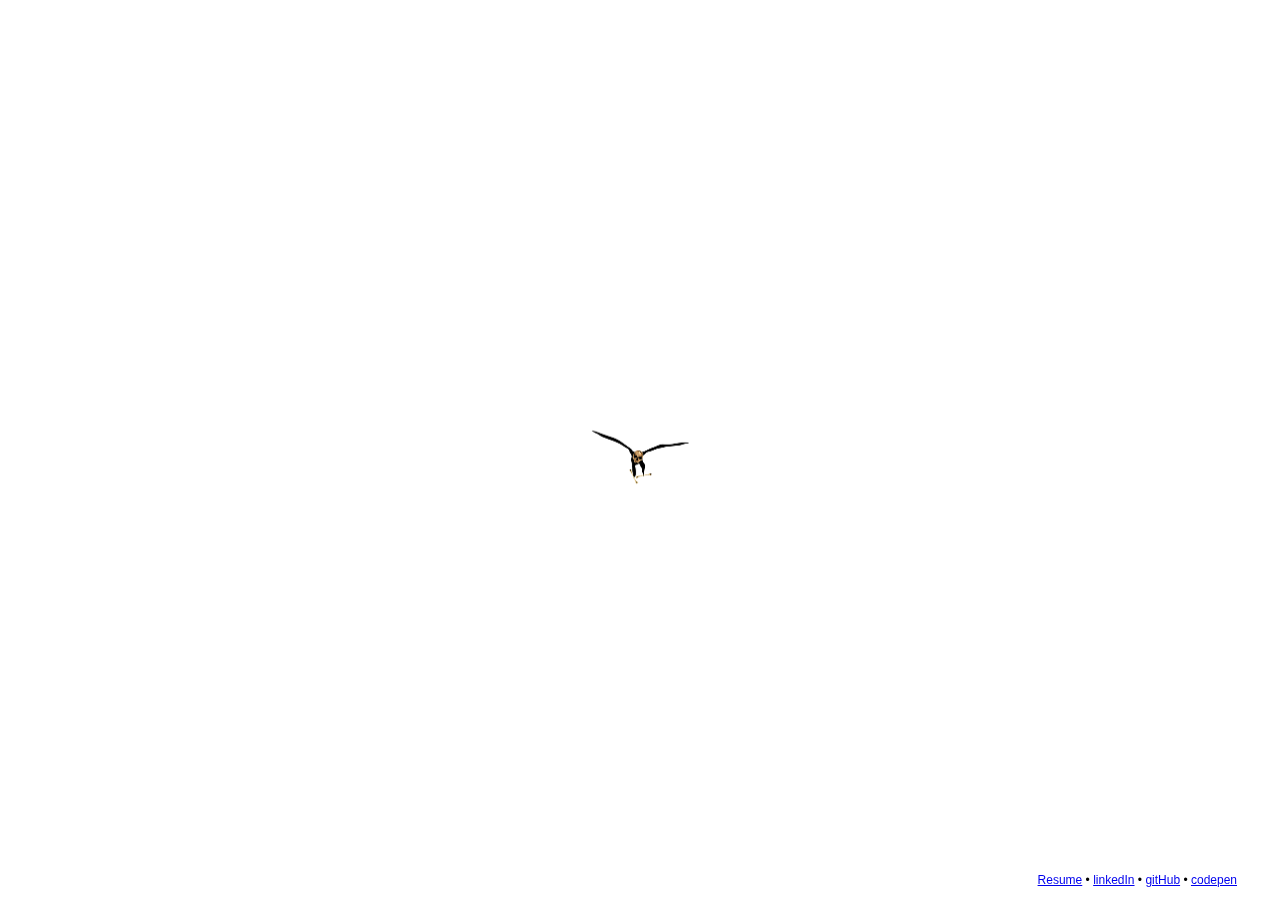
<file: index.html>
<!doctype html>
<html lang="en">
<head>
  <meta charset="utf-8" />
  <meta name="viewport" content="width=1024" />
  <meta name="viewport" content="width=device-width, initial-scale=1.0">
  <meta name="apple-mobile-web-app-capable" content="yes" />

	<title>KUZYA.COM '13</title>
	<meta name="description" content="Personal homepage of Alekse Kuzenkov aka KUZYA">
	<meta name="author" content="KUZYA">
  <link rel="shortcut icon" href="favicon.ico"/>

	<link rel="stylesheet/less" href="css/styles.less" />
	<script src="js/libs/jquery.js"></script>
	<script src="js/libs/prefix.js"></script>
	<script src="js/libs/less.js"></script>
	<script src="js/libs/picasa.js"></script>
	<script src="js/script.js"></script>
</head>

<body>

	<span class="logo" onclick="javascript: _gaq.push(['_trackPageview', 'Logo clicked']);" role="link"></span>
	<aside id="social-links">
		<a href="/resume/" onclick="javascript: _gaq.push(['_trackPageview', 'exit/Resume']);">Resume</a> &bull; <a href="//linkedin.com/profile/view?id=227964927" onclick="javascript: _gaq.push(['_trackPageview', 'exit/linkedIn']);">linkedIn</a> &bull; <a href="//github.com/secretgspot" onclick="javascript: _gaq.push(['_trackPageview', 'exit/Github']);">gitHub</a> &bull; <a href="//codepen.io/secretgspot" onclick="javascript: _gaq.push(['_trackPageview', 'exit/codePen']);">codepen</a>
	</aside>

	<section id="content">
		<section id="galleries"></section>
	</section>


	<!-- CUSTOM SCRIPTS (INIT) -->
	<script type="text/javascript">
	var _gaq = _gaq || [];
	_gaq.push(['_setAccount', 'UA-27285047-1']);
	_gaq.push(['_setDomainName', 'kuzya.com']);
	_gaq.push(['_trackPageview']);

	(function() {
	var ga = document.createElement('script'); ga.type = 'text/javascript'; ga.async = true;
	ga.src = ('https:' == document.location.protocol ? 'https://ssl' : 'http://www') + '.google-analytics.com/ga.js';
	var s = document.getElementsByTagName('script')[0]; s.parentNode.insertBefore(ga, s);
	})();
	</script>

</body>
</html>

<!--//
                                        -///--/-
                                      //**/*..*//
                                     /-////-++.*//-
                                    ////----+-/.*///
                                   -//-------+++//*/-
                                  .*//------++++-//*-
                                  -**-/------++--/.*-
                                  -..*/--------////*--
                                  /..*//---/--/////.--
 .  .                             /..*-//---//////*.--
  .. .                 /.*-       /*.****---//////.*/-        ++                            .
.  .....              ....*-      //....../--/*.....*-       --/..                 ..  ..
...........          ....**/      /*.......--*......./      //....               ... ...
  ............       ..*.*---     -/.......*/.......*-     --/....              ......   .
    ...............  **///-+--     /......*//*......*-   -////**..          ........ .....
....  ................-///----    -/....../../....../- ---//---//*      ................
   ....................///-+----+ -//../-/.../--/**-/---///--++-*....................   ...
       .....................*---+--/--++-/*.../----+/--//.................................
 ..............................-+++----///....//-/-/-/*................................
       ..........................+++-////*....-/----*.....................................
      ............................*++-/////*//-/-/.................................    .
  ................................../--/*/////**+*....................................
       ...............................-//.*/*/-*-................ KUZYA '13 ............
      ... ............................./**.***/+/.................................
          ...........................++-//*//-**....................................
             ......................++++-*//.*--++/..................................
             ....................-+++-*.......*--++-/........................ ...
               ..............**---+-*............--++++.......--..........
                 ........./++-----/................--+++++--/--//.......
                   ......--+++---....................--+++++--.//......
                     .../------/......................------/..//.....
                      . /-../--........................-----/.*......
                        /-/./-./........................*-------
                        //--++ . *     ...........      .-----
                         /---          ...........         --/
                        -/---          ............
                           -          *...........*
                                     /--/........-/-
                                     /*-//*..../+-+-
                                     /-+-//.*./-+++--
                                    //++--/***---++++
                                   --++++++---+++-+++
                                    +++++++/-++++++
                                       /+++--+++++-
                                        --+-**+--+
                                          +/+.-
                                          +--*
                                           ++
//-->
</file>
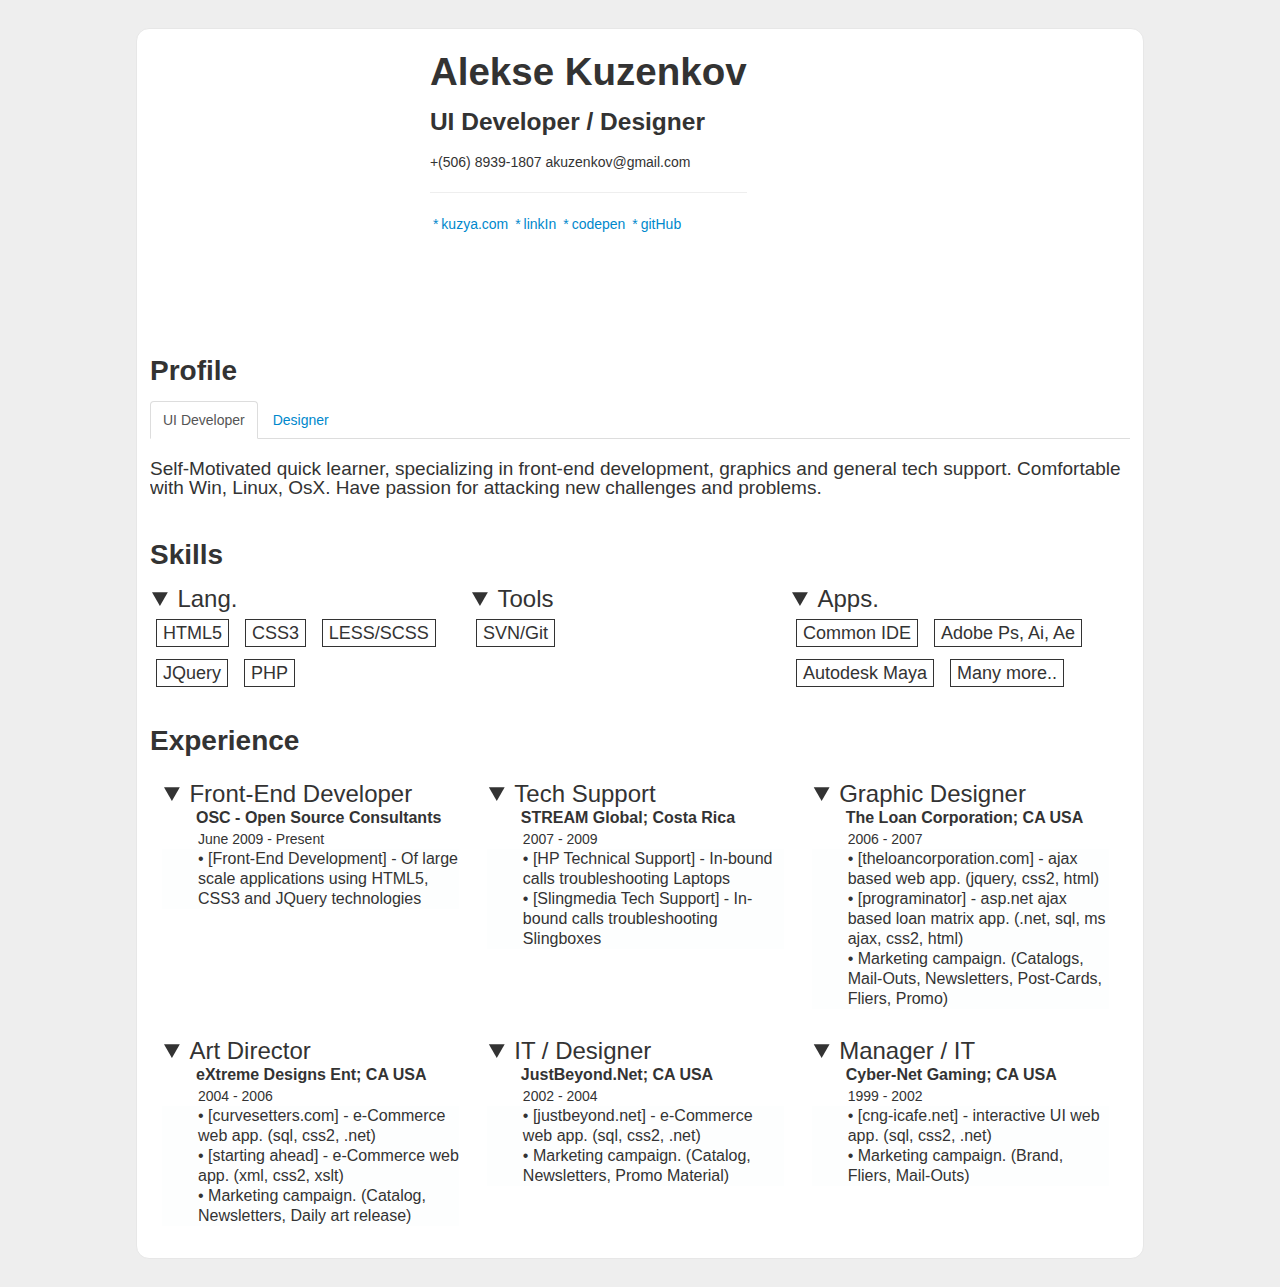
<file: resume/index.html>
<!doctype html>
<html>
<head>
	<title>Resume - Alekse Kuzenkov</title>
	<meta http-equiv="Content-Type" content="text/html; charset=UTF-8" />
	<link rel="shortcut icon" href="/favicon.ico"/>
	<link href="bootstrap.min.css" rel="stylesheet">
	<link href="bootstrap-responsive.min.css" rel="stylesheet">
	<link href="style.css" rel="stylesheet">
  <script src="../js/libs/jquery.js"></script>
  <script src="bootstrap.min.js"></script>
</head>
<body>

	<div id="content">
		<header id="contact-details" itemscope itemtype="http://schema.org/Person">
			<div id="qr_code" title="vCard for Alekse Kuzenkov"></div>
			<div class="profile_details">
				<h1><span itemprop="fullName">Alekse Kuzenkov</span></h1>
				<h3><span itemprop="jobTitle">UI Developer / Designer</span></h3>
				<div class="contacts">
					<span class="phone" itemprop="telephone">+(506) 8939-1807</span>
					<span class="email" itemprop="email" role="link">akuzenkov@gmail.com</span>
					<hr/>
					<a rel="me" class="website inline" itemprop="url" href="//kuzya.com" title="My Website">kuzya.com</a>
					<a rel="me" class="linkedin inline" itemprop="url" href="//www.linkedin.com/profile/view?id=227964927" title="My LinkedIn Profile">linkIn</a>
					<a rel="me" class="codepen inline" itemprop="url" href="//codepen.io/secretgspot" title="My Codepen Profile">codepen</a>
					<a rel="me" class="github inline" itemprop="url" href="//github.com/secretgspot" title="My GitHub Profile">gitHub</a>
				</div>
			</div>
		</header>

		<section id="profile">
			<h1>Profile</h1>

			<div class="tabbable tabs-top">
			  <ul class="nav nav-tabs">
			    <li class="active"><a href="#uideveloper" data-toggle="tab">UI Developer</a></li>
			    <li class=""><a href="#designer" data-toggle="tab">Designer</a></li>
			  </ul>
			  <div class="tab-content">
			    <div class="summary tab-pane active" id="uideveloper">
			      <p>Self-Motivated quick learner, specializing in front-end development, graphics and general tech support.
							Comfortable with Win, Linux, OsX. Have passion for attacking new challenges and problems.</p>
			    </div>
			    <div class="summary tab-pane" id="designer">
			      <p>Web Designer with over 10 years of expierence in website design and development, attention to detail and directing resources to deadlines. Posses a wide knowledge of programming code in addition to Adobe/Autodesk software.</p>
			    </div>
			  </div>
			</div>
		</section>

		<section id="skills">
			<h1>Skills</h1>

			<details open>
				<summary>Lang.</summary>
				<li class="seven">HTML5</li>
				<li class="nine">CSS3</li>
				<li class="six">LESS/SCSS</li>
				<li class="five">JQuery</li>
				<li class="three">PHP</li>
			</details>

			<details open>
				<summary>Tools</summary>
				<li class="six">SVN/Git</li>
			</details>

			<details open>
				<summary>Apps.</summary>
				<li class="nine">Common IDE</li>
				<li class="nine">Adobe Ps, Ai, Ae</li>
				<li class="seven">Autodesk Maya</li>
				<li class="nine">Many more..</li>
			</details>
		</section>

		<section id="experience">
			<h1>Experience</h1>

			<details open>
				<summary><span itemprop="jobTitle">Front-End Developer</span></summary>
				<span itemprop="name">OSC - Open Source Consultants</span>
				<span class="time">June 2009 &#45; Present</span>
				<p itemprop="description" class="description">&bull; [Front-End Development] - Of large scale applications using HTML5, CSS3 and JQuery technologies</p>
			</details>

			<details open>
				<summary><span itemprop="jobTitle">Tech Support</span></summary>
				<span itemprop="name">STREAM Global; Costa Rica</span>
				<span class="time">2007 &#45; 2009</span>
				<p itemprop="description" class="description">
					&bull; [HP Technical Support] - In-bound calls troubleshooting Laptops<br/>
					&bull; [Slingmedia Tech Support] - In-bound calls troubleshooting Slingboxes
					</p>
			</details>

			<details open>
				<summary><span itemprop="jobTitle">Graphic Designer</span></summary>
				<span itemprop="name">The Loan Corporation; CA USA</span>
				<span class="time">2006 &#45; 2007</span>
				<p itemprop="description" class="description">
					&bull; [theloancorporation.com] - ajax based web app. (jquery, css2, html)<br/>
					&bull; [programinator] - asp.net ajax based loan matrix app. (.net, sql, ms ajax, css2, html)<br/>
					&bull; Marketing campaign. (Catalogs, Mail-Outs, Newsletters, Post-Cards, Fliers, Promo)
					</p>
			</details>

			<details open>
				<summary><span itemprop="jobTitle">Art Director</span></summary>
				<span itemprop="name">eXtreme Designs Ent; CA USA</span>
				<span class="time">2004 &#45; 2006</span>
				<p itemprop="description" class="description">
					&bull; [curvesetters.com] - e-Commerce web app. (sql, css2, .net)<br/>
					&bull; [starting ahead] - e-Commerce web app. (xml, css2, xslt)<br/>
					&bull; Marketing campaign. (Catalog, Newsletters, Daily art release)
					</p>
			</details>

			<details open>
				<summary><span itemprop="jobTitle">IT / Designer</span></summary>
				<span itemprop="name">JustBeyond.Net; CA USA</span>
				<span class="time">2002 &#45; 2004</span>
				<p itemprop="description" class="description">
					&bull; [justbeyond.net] - e-Commerce web app. (sql, css2, .net)<br/>
					&bull; Marketing campaign. (Catalog, Newsletters, Promo Material)
					</p>
			</details>

			<details open>
				<summary><span itemprop="jobTitle">Manager / IT</span></summary>
				<span itemprop="name">Cyber-Net Gaming; CA USA</span>
				<span class="time">1999 &#45; 2002</span>
				<p itemprop="description" class="description">
					&bull; [cng-icafe.net] - interactive UI web app. (sql, css2, .net)<br/>
					&bull; Marketing campaign. (Brand, Fliers, Mail-Outs)
					</p>
			</details>
		</section>
	</div>

	<script>
  (function(i,s,o,g,r,a,m){i['GoogleAnalyticsObject']=r;i[r]=i[r]||function(){
  (i[r].q=i[r].q||[]).push(arguments)},i[r].l=1*new Date();a=s.createElement(o),
  m=s.getElementsByTagName(o)[0];a.async=1;a.src=g;m.parentNode.insertBefore(a,m)
  })(window,document,'script','//www.google-analytics.com/analytics.js','ga');

  ga('create', 'UA-27285047-1', 'kuzya.com');
  ga('send', 'pageview');
	</script>

</body>
</html>

<!--//
                                        -///--/-
                                      //**/*..*//
                                     /-////-++.*//-
                                    ////----+-/.*///
                                   -//-------+++//*/-
                                  .*//------++++-//*-
                                  -**-/------++--/.*-
                                  -..*/--------////*--
                                  /..*//---/--/////.--
 .  .                             /..*-//---//////*.--
  .. .                 /.*-       /*.****---//////.*/-        ++                            .
.  .....              ....*-      //....../--/*.....*-       --/..                 ..  ..
...........          ....**/      /*.......--*......./      //....               ... ...
  ............       ..*.*---     -/.......*/.......*-     --/....              ......   .
    ...............  **///-+--     /......*//*......*-   -////**..          ........ .....
....  ................-///----    -/....../../....../- ---//---//*      ................
   ....................///-+----+ -//../-/.../--/**-/---///--++-*....................   ...
       .....................*---+--/--++-/*.../----+/--//.................................
 ..............................-+++----///....//-/-/-/*................................
       ..........................+++-////*....-/----*.....................................
      ............................*++-/////*//-/-/.................................    .
  ................................../--/*/////**+*....................................
       ...............................-//.*/*/-*-................ KUZYA '13 ............
      ... ............................./**.***/+/.................................
          ...........................++-//*//-**....................................
             ......................++++-*//.*--++/..................................
             ....................-+++-*.......*--++-/........................ ...
               ..............**---+-*............--++++.......--..........
                 ........./++-----/................--+++++--/--//.......
                   ......--+++---....................--+++++--.//......
                     .../------/......................------/..//.....
                      . /-../--........................-----/.*......
                        /-/./-./........................*-------
                        //--++ . *     ...........      .-----
                         /---          ...........         --/
                        -/---          ............
                           -          *...........*
                                     /--/........-/-
                                     /*-//*..../+-+-
                                     /-+-//.*./-+++--
                                    //++--/***---++++
                                   --++++++---+++-+++
                                    +++++++/-++++++
                                       /+++--+++++-
                                        --+-**+--+
                                          +/+.-
                                          +--*
                                           ++
//-->
</file>
<file: resume/style.css>
/* Default Styles
--------------------------------------------------- */
body {background: #eee;}
.inline { display: inline-block;}
section {margin-top: 2em;}


/* Header
--------------------------------------------------- */
#qr_code {
    background: url("http://api.qrserver.com/v1/create-qr-code/?data=BEGIN%3AVCARD%0AVERSION%3A2.1%0AFN%3AAlekse%20Kuzenkov%0AN%3AKuzenkov%3BAlekse%0ATITLE%3AFront-End%20Developer%0ATEL%3BCELL%3A(506)%208939-1807%0AEMAIL%3BHOME%3BINTERNET%3Aemail%40kuzya.com%0AEMAIL%3BWORK%3BINTERNET%3Aakuzenkov%40gmail.com%0AURL%3Ahttp%3A%2F%2Fkuzya.com%0AADR%3A%3B%3B%3B%3B%3B%3BCosta%20Rica%0AORG%3AKUZYA%20Inc%0AEND%3AVCARD%0A&#38;size=250x250&#38;prov=goqrme");
    background-size: cover;
    background-position: center center;
    width: 250px;
    height: 250px;
    display: inline-block;
    margin: 13px;
}
.profile_details {display: inline-block;vertical-align: top;}
.contacts .inline:before {content: "*";margin: 3px;}


/* Main Content
--------------------------------------------------- */
#content {
padding: 13px;
border: 1px solid rgb(231, 231, 231);
width: 980px;
margin: 2em auto;
border-radius: 13px;
background: #fff;
}
.summary p {font-size: 19px;line-height: 1;}
section h1 {font-size: 28px;}
#skills details {
display: inline-block;
width: calc(100% / 3.1);
vertical-align: top;
}
summary {
font-size: 24px;
line-height: 1;
padding: 2px;
}
details li {
display: inline-block;
font-size: 18px;
margin: 6px;
padding: 3px 6px;
border: 1px solid;
}

#experience details {
display: inline-block;
vertical-align: top;
margin: 3px;
padding: 6px 9px;
width: calc(100% /3.3);
}
span[itemprop=name] {
display: block;
font-size: 16px;
font-weight: bold;
line-height: 1.3;
padding-left: 34px;
}
.time {
display: block;
padding-left: 36px;
}
.description {
padding-left: 36px;
background: rgba(240, 246, 248, 0.13);
font-size: 16px;
}



/* ==========================================================================
/* -- Tablet Devices (Layout, Modifications, etc)
   ========================================================================== */
@media only screen and (min-width: 720px) and (max-width: 979px) {
    body {background: #fff;}
    #content {border: 0;width: auto;margin: 0;border-radius: 0;}
    #experience details {width: calc(100% /2.2);}

} /* End Tablet Media Query */





/* ==========================================================================
/* -- Mobile Devices (Layout, Modifications, etc)
   ========================================================================== */
@media only screen and (max-width: 719px) {
    body {background: #fff;}
    #content {padding: 0;border: 0;width: auto;margin: 0;border-radius: 0;}
    #experience details, #skills details {width: auto;}


} /* End Mobile Media Query */
</file>
